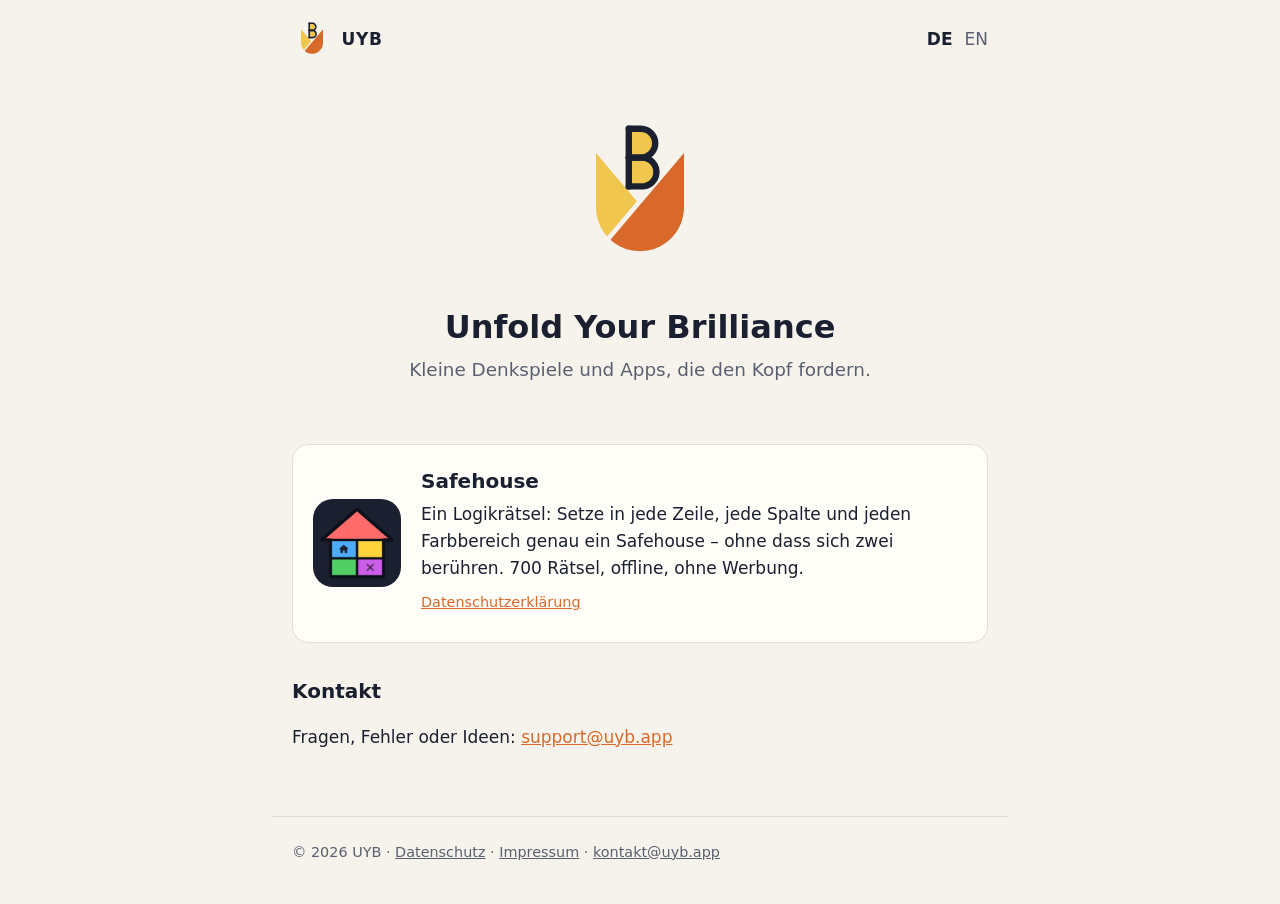
<file: index.html>
<!DOCTYPE html>
<html lang="de">
<head>
<meta charset="utf-8">
<meta name="viewport" content="width=device-width, initial-scale=1">
<title>UYB – Unfold Your Brilliance</title>
<meta name="description" content="UYB entwickelt kleine Denkspiele und Apps. Erste App: Safehouse, ein Logikrätsel.">
<link rel="icon" href="/assets/uyb.svg" type="image/svg+xml">
<link rel="alternate" hreflang="en" href="https://uyb.app/en/">
<link rel="stylesheet" href="/assets/style.css">
</head>
<body>
<header>
  <a class="home" href="/"><img src="/assets/uyb.svg" alt="">UYB</a>
  <nav class="lang"><a href="/" aria-current="page">DE</a><a href="/en/" lang="en">EN</a></nav>
</header>
<main>
  <section class="hero">
    <img src="/assets/uyb.svg" alt="UYB-Logo">
    <h1>Unfold Your Brilliance</h1>
    <p>Kleine Denkspiele und Apps, die den Kopf fordern.</p>
  </section>

  <section class="app">
    <img src="/assets/safehouse.png" alt="Safehouse-App-Symbol">
    <div>
      <h2>Safehouse</h2>
      <p>Ein Logikrätsel: Setze in jede Zeile, jede Spalte und jeden Farbbereich genau ein Safehouse – ohne dass sich zwei berühren. 700 Rätsel, offline, ohne Werbung.</p>
      <p class="small"><a href="/safehouse/datenschutz/">Datenschutzerklärung</a></p>
    </div>
  </section>

  <h2>Kontakt</h2>
  <p>Fragen, Fehler oder Ideen: <a href="mailto:support@uyb.app">support@uyb.app</a></p>
</main>
<footer>
  © 2026 UYB · <a href="/safehouse/datenschutz/">Datenschutz</a> · <a href="/impressum/">Impressum</a> · <a href="mailto:kontakt@uyb.app">kontakt@uyb.app</a>
</footer>
</body>
</html>
</file>
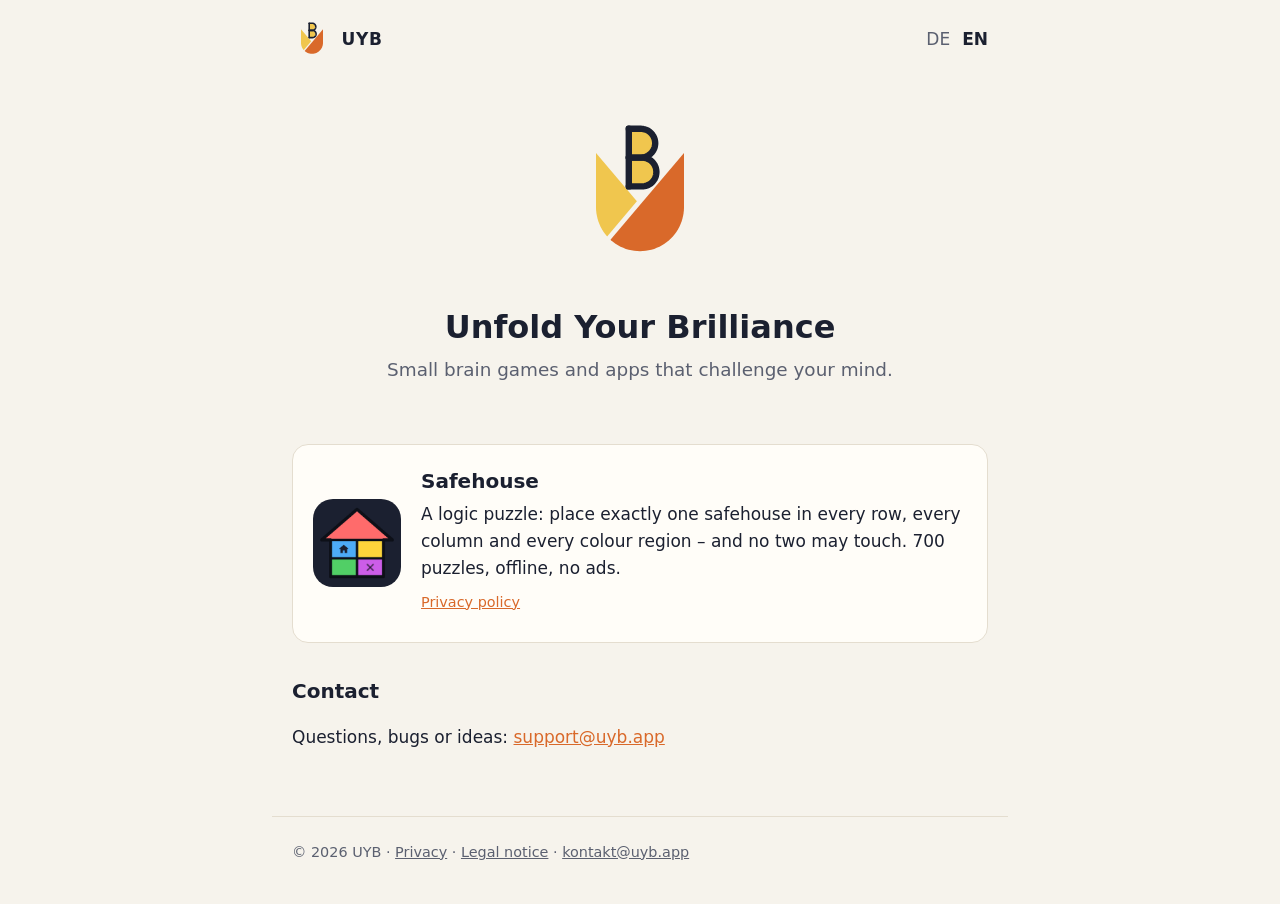
<file: en/index.html>
<!DOCTYPE html>
<html lang="en">
<head>
<meta charset="utf-8">
<meta name="viewport" content="width=device-width, initial-scale=1">
<title>UYB – Unfold Your Brilliance</title>
<meta name="description" content="UYB makes small brain games and apps. First app: Safehouse, a logic puzzle.">
<link rel="icon" href="/assets/uyb.svg" type="image/svg+xml">
<link rel="alternate" hreflang="de" href="https://uyb.app/">
<link rel="stylesheet" href="/assets/style.css">
</head>
<body>
<header>
  <a class="home" href="/en/"><img src="/assets/uyb.svg" alt="">UYB</a>
  <nav class="lang"><a href="/" lang="de">DE</a><a href="/en/" aria-current="page">EN</a></nav>
</header>
<main>
  <section class="hero">
    <img src="/assets/uyb.svg" alt="UYB logo">
    <h1>Unfold Your Brilliance</h1>
    <p>Small brain games and apps that challenge your mind.</p>
  </section>

  <section class="app">
    <img src="/assets/safehouse.png" alt="Safehouse app icon">
    <div>
      <h2>Safehouse</h2>
      <p>A logic puzzle: place exactly one safehouse in every row, every column and every colour region – and no two may touch. 700 puzzles, offline, no ads.</p>
      <p class="small"><a href="/safehouse/privacy/">Privacy policy</a></p>
    </div>
  </section>

  <h2>Contact</h2>
  <p>Questions, bugs or ideas: <a href="mailto:support@uyb.app">support@uyb.app</a></p>
</main>
<footer>
  © 2026 UYB · <a href="/safehouse/privacy/">Privacy</a> · <a href="/legal-notice/">Legal notice</a> · <a href="mailto:kontakt@uyb.app">kontakt@uyb.app</a>
</footer>
</body>
</html>
</file>
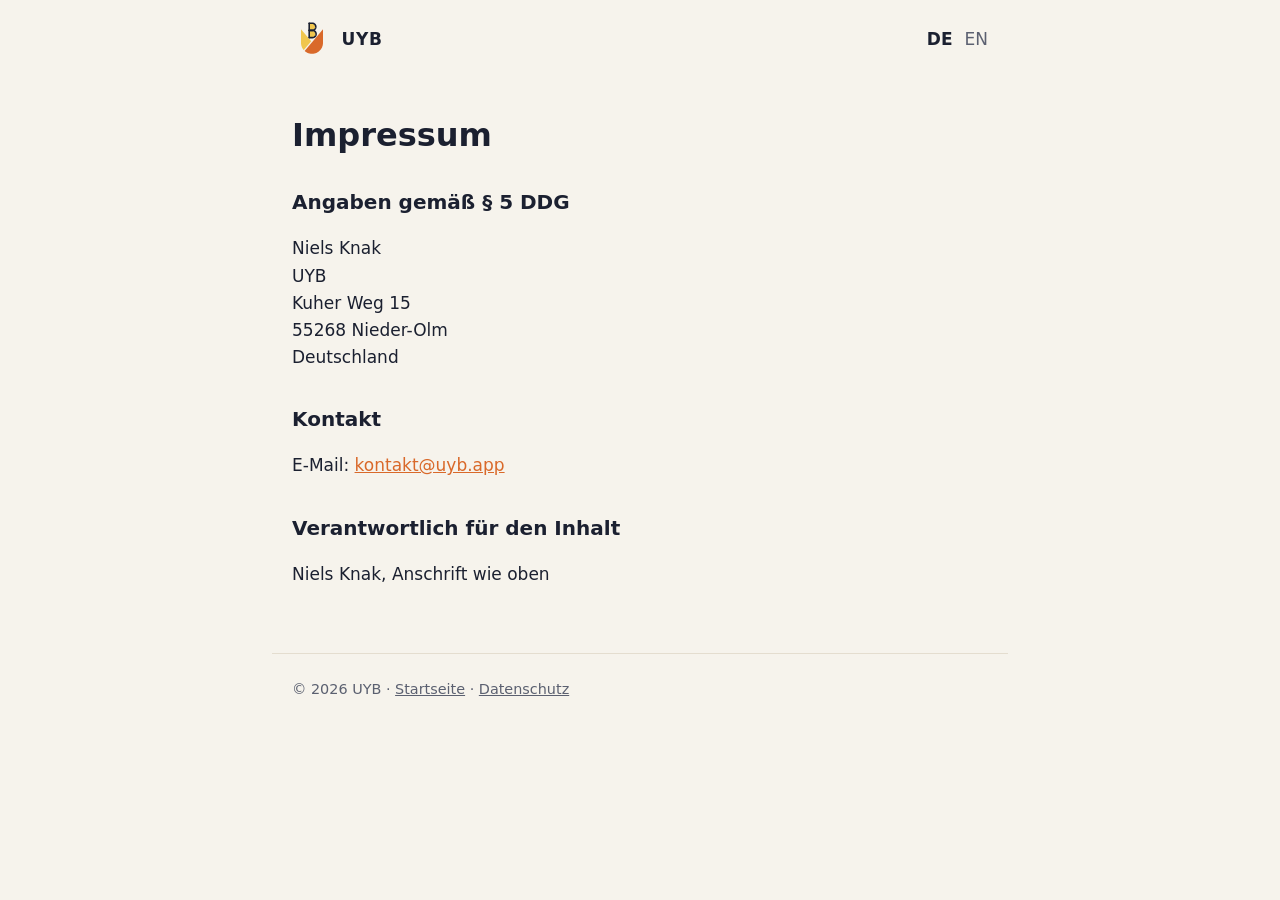
<file: impressum/index.html>
<!DOCTYPE html>
<html lang="de">
<head>
<meta charset="utf-8">
<meta name="viewport" content="width=device-width, initial-scale=1">
<title>Impressum – UYB</title>
<meta name="robots" content="noindex">
<link rel="icon" href="/assets/uyb.svg" type="image/svg+xml">
<link rel="alternate" hreflang="en" href="https://uyb.app/legal-notice/">
<link rel="stylesheet" href="/assets/style.css">
</head>
<body>
<header>
  <a class="home" href="/"><img src="/assets/uyb.svg" alt="">UYB</a>
  <nav class="lang"><a href="/impressum/" aria-current="page">DE</a><a href="/legal-notice/" lang="en">EN</a></nav>
</header>
<main>
<h1>Impressum</h1>
<h2>Angaben gemäß § 5 DDG</h2>
<p>Niels Knak<br>
UYB<br>
Kuher Weg 15<br>
55268 Nieder-Olm<br>
Deutschland</p>

<h2>Kontakt</h2>
<p>E-Mail: <a href="mailto:kontakt@uyb.app">kontakt@uyb.app</a></p>

<h2>Verantwortlich für den Inhalt</h2>
<p>Niels Knak, Anschrift wie oben</p>
</main>
<footer>
  © 2026 UYB · <a href="/">Startseite</a> · <a href="/safehouse/datenschutz/">Datenschutz</a>
</footer>
</body>
</html>
</file>
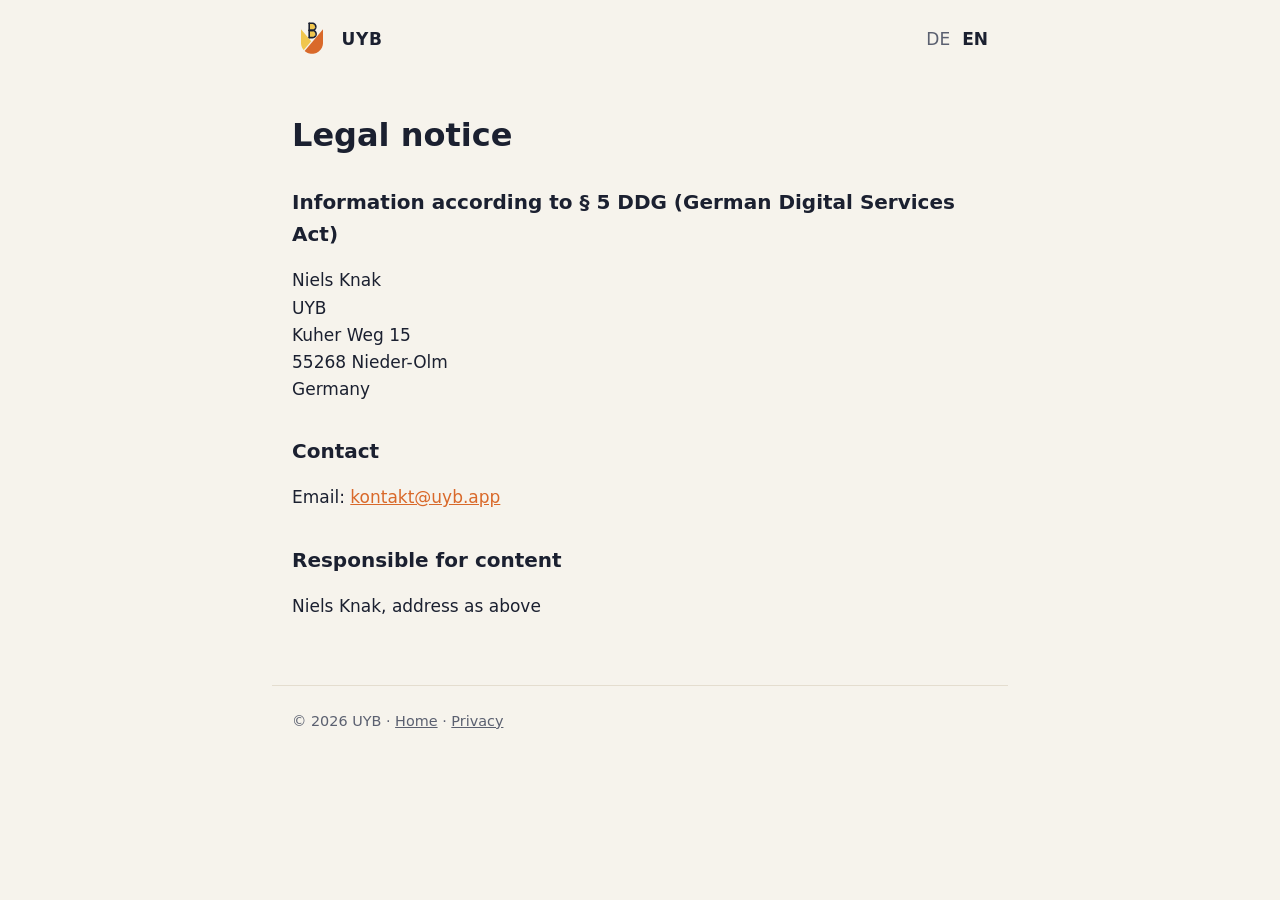
<file: legal-notice/index.html>
<!DOCTYPE html>
<html lang="en">
<head>
<meta charset="utf-8">
<meta name="viewport" content="width=device-width, initial-scale=1">
<title>Legal notice – UYB</title>
<meta name="robots" content="noindex">
<link rel="icon" href="/assets/uyb.svg" type="image/svg+xml">
<link rel="alternate" hreflang="de" href="https://uyb.app/impressum/">
<link rel="stylesheet" href="/assets/style.css">
</head>
<body>
<header>
  <a class="home" href="/en/"><img src="/assets/uyb.svg" alt="">UYB</a>
  <nav class="lang"><a href="/impressum/" lang="de">DE</a><a href="/legal-notice/" aria-current="page">EN</a></nav>
</header>
<main>
<h1>Legal notice</h1>
<h2>Information according to § 5 DDG (German Digital Services Act)</h2>
<p>Niels Knak<br>
UYB<br>
Kuher Weg 15<br>
55268 Nieder-Olm<br>
Germany</p>

<h2>Contact</h2>
<p>Email: <a href="mailto:kontakt@uyb.app">kontakt@uyb.app</a></p>

<h2>Responsible for content</h2>
<p>Niels Knak, address as above</p>
</main>
<footer>
  © 2026 UYB · <a href="/en/">Home</a> · <a href="/safehouse/privacy/">Privacy</a>
</footer>
</body>
</html>
</file>
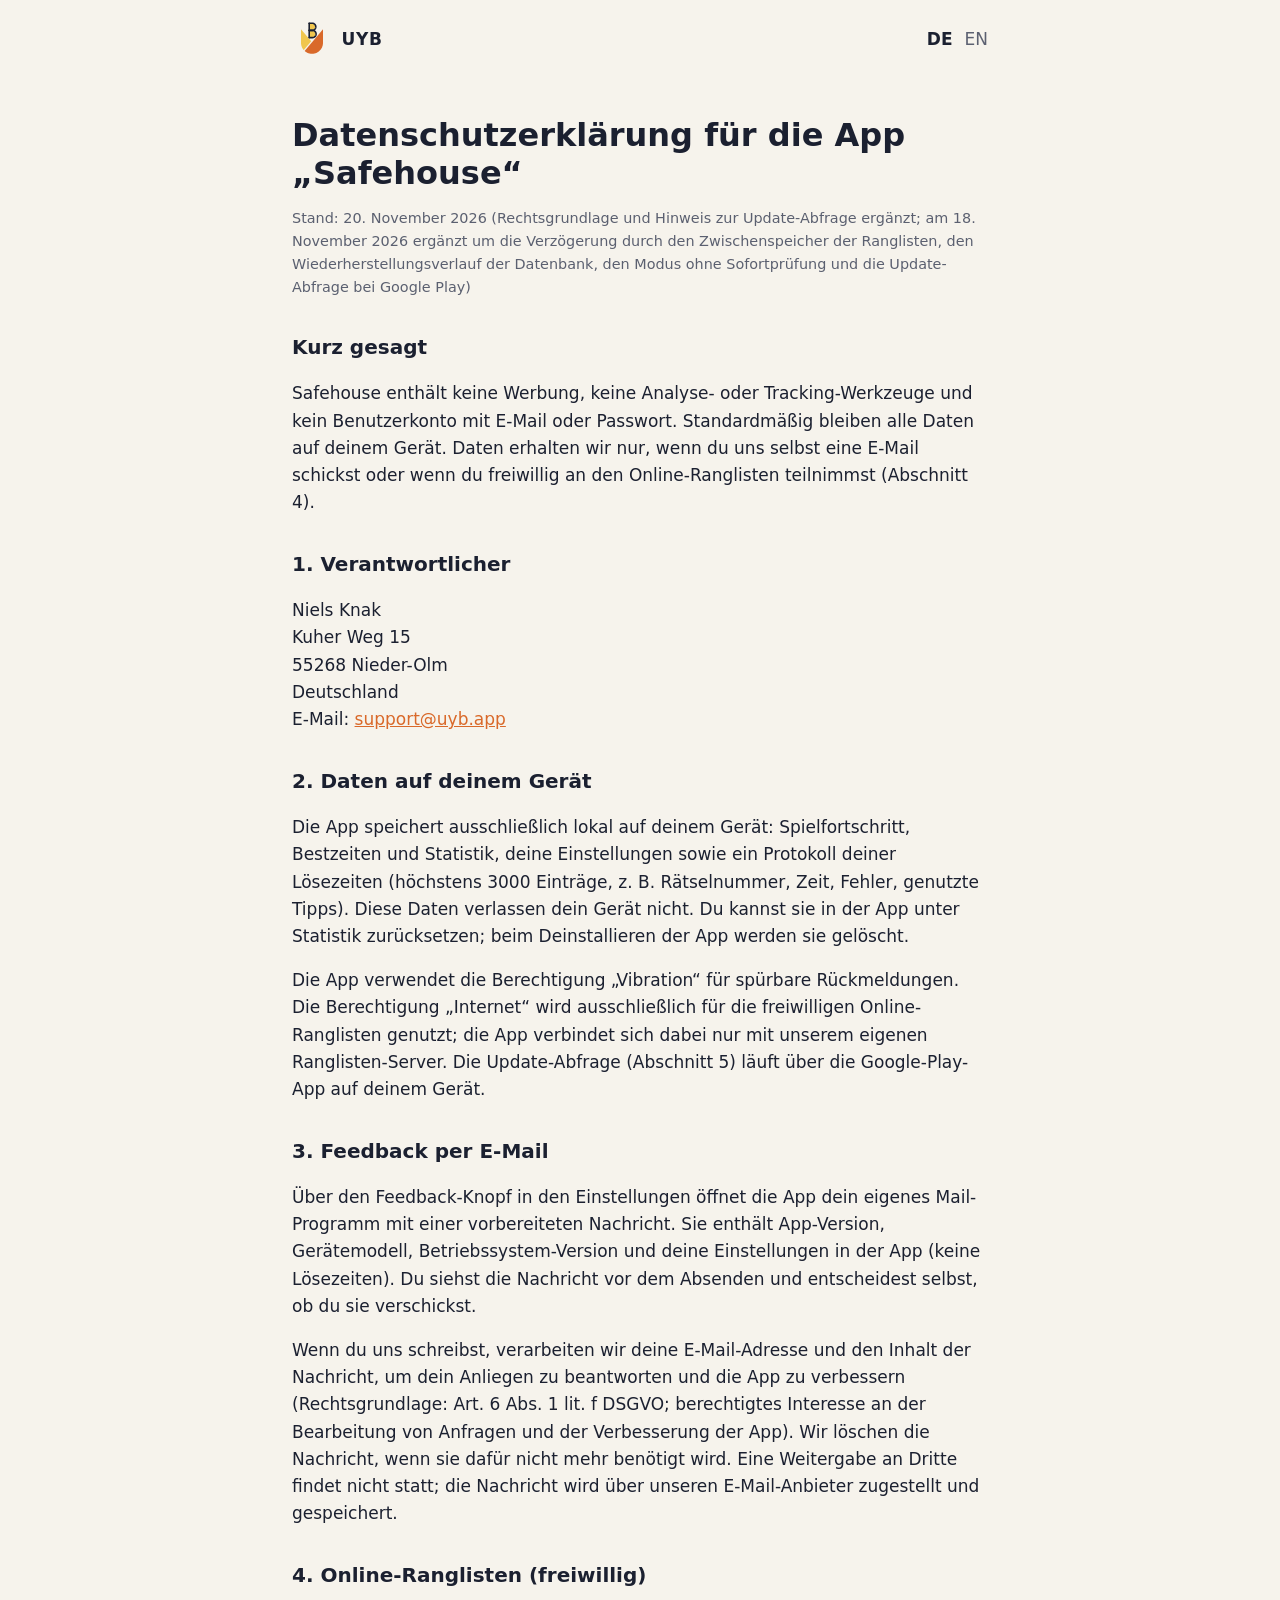
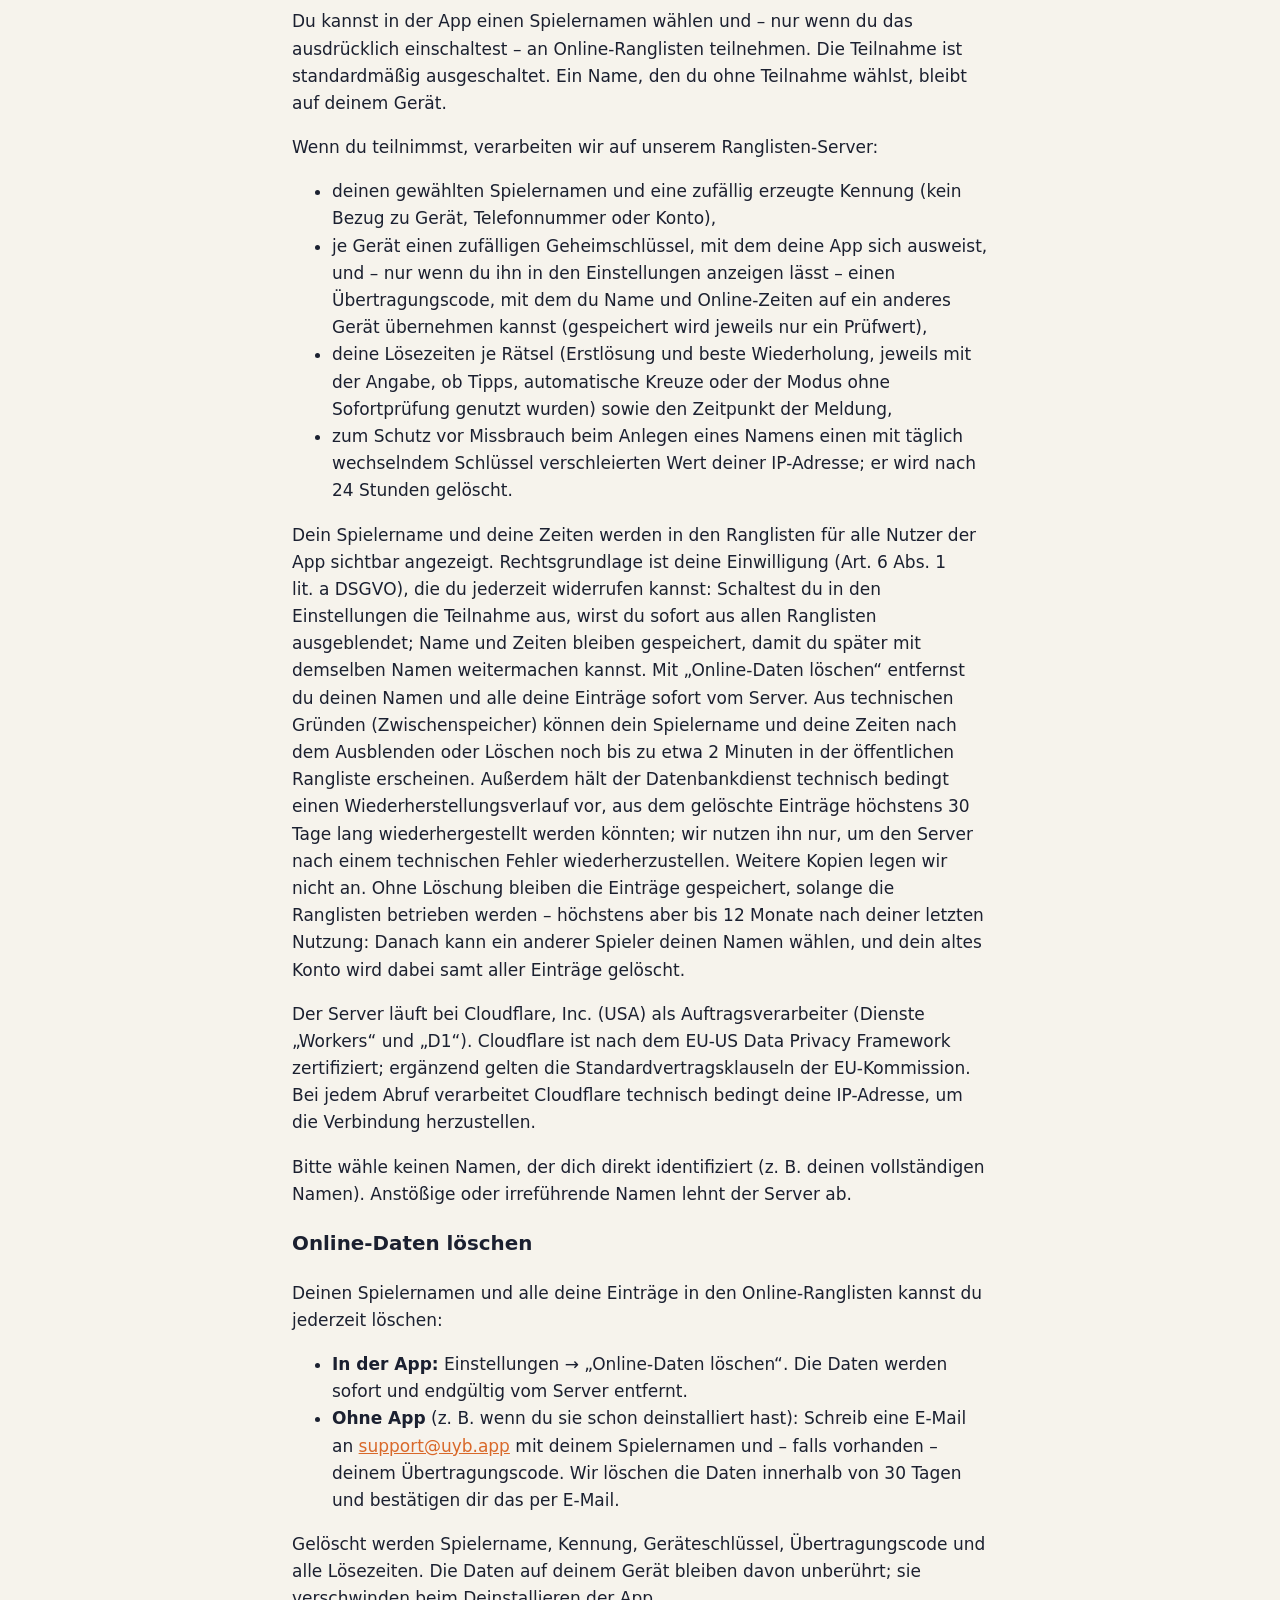
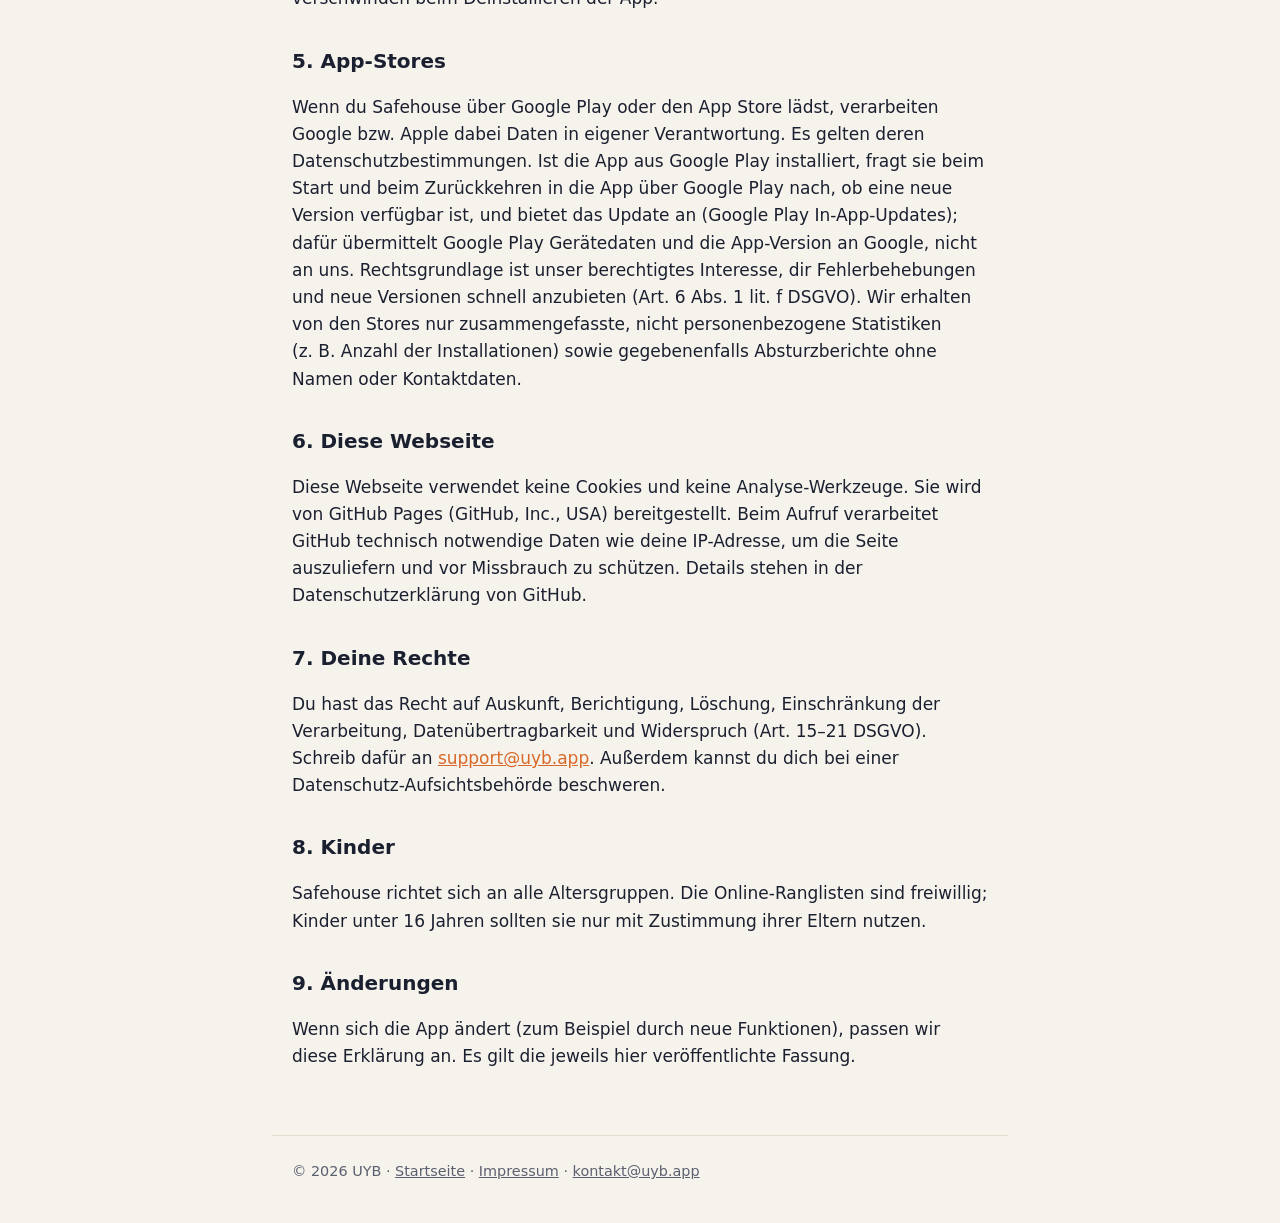
<file: safehouse/datenschutz/index.html>
<!DOCTYPE html>
<html lang="de">
<head>
<meta charset="utf-8">
<meta name="viewport" content="width=device-width, initial-scale=1">
<title>Datenschutzerklärung – Safehouse</title>
<link rel="icon" href="/assets/uyb.svg" type="image/svg+xml">
<link rel="alternate" hreflang="en" href="https://uyb.app/safehouse/privacy/">
<link rel="stylesheet" href="/assets/style.css">
</head>
<body>
<header>
  <a class="home" href="/"><img src="/assets/uyb.svg" alt="">UYB</a>
  <nav class="lang"><a href="/safehouse/datenschutz/" aria-current="page">DE</a><a href="/safehouse/privacy/" lang="en">EN</a></nav>
</header>
<main>
<h1>Datenschutzerklärung für die App „Safehouse“</h1>
<p class="small">Stand: 20. November 2026 (Rechtsgrundlage und Hinweis zur Update-Abfrage ergänzt; am 18. November 2026 ergänzt um die Verzögerung durch den Zwischenspeicher der Ranglisten, den Wiederherstellungsverlauf der Datenbank, den Modus ohne Sofortprüfung und die Update-Abfrage bei Google Play)</p>

<h2>Kurz gesagt</h2>
<p>Safehouse enthält keine Werbung, keine Analyse- oder Tracking-Werkzeuge und kein Benutzerkonto mit E-Mail oder Passwort. Standardmäßig bleiben alle Daten auf deinem Gerät. Daten erhalten wir nur, wenn du uns selbst eine E-Mail schickst oder wenn du freiwillig an den Online-Ranglisten teilnimmst (Abschnitt 4).</p>

<h2>1. Verantwortlicher</h2>
<p>Niels Knak<br>
Kuher Weg 15<br>
55268 Nieder-Olm<br>
Deutschland<br>
E-Mail: <a href="mailto:support@uyb.app">support@uyb.app</a></p>

<h2>2. Daten auf deinem Gerät</h2>
<p>Die App speichert ausschließlich lokal auf deinem Gerät: Spielfortschritt, Bestzeiten und Statistik, deine Einstellungen sowie ein Protokoll deiner Lösezeiten (höchstens 3000 Einträge, z.&nbsp;B. Rätselnummer, Zeit, Fehler, genutzte Tipps). Diese Daten verlassen dein Gerät nicht. Du kannst sie in der App unter Statistik zurücksetzen; beim Deinstallieren der App werden sie gelöscht.</p>
<p>Die App verwendet die Berechtigung „Vibration“ für spürbare Rückmeldungen. Die Berechtigung „Internet“ wird ausschließlich für die freiwilligen Online-Ranglisten genutzt; die App verbindet sich dabei nur mit unserem eigenen Ranglisten-Server. Die Update-Abfrage (Abschnitt 5) läuft über die Google-Play-App auf deinem Gerät.</p>

<h2>3. Feedback per E-Mail</h2>
<p>Über den Feedback-Knopf in den Einstellungen öffnet die App dein eigenes Mail-Programm mit einer vorbereiteten Nachricht. Sie enthält App-Version, Gerätemodell, Betriebssystem-Version und deine Einstellungen in der App (keine Lösezeiten). Du siehst die Nachricht vor dem Absenden und entscheidest selbst, ob du sie verschickst.</p>
<p>Wenn du uns schreibst, verarbeiten wir deine E-Mail-Adresse und den Inhalt der Nachricht, um dein Anliegen zu beantworten und die App zu verbessern (Rechtsgrundlage: Art.&nbsp;6 Abs.&nbsp;1 lit.&nbsp;f DSGVO; berechtigtes Interesse an der Bearbeitung von Anfragen und der Verbesserung der App). Wir löschen die Nachricht, wenn sie dafür nicht mehr benötigt wird. Eine Weitergabe an Dritte findet nicht statt; die Nachricht wird über unseren E-Mail-Anbieter zugestellt und gespeichert.</p>

<h2>4. Online-Ranglisten (freiwillig)</h2>
<p>Du kannst in der App einen Spielernamen wählen und – nur wenn du das ausdrücklich einschaltest – an Online-Ranglisten teilnehmen. Die Teilnahme ist standardmäßig ausgeschaltet. Ein Name, den du ohne Teilnahme wählst, bleibt auf deinem Gerät.</p>
<p>Wenn du teilnimmst, verarbeiten wir auf unserem Ranglisten-Server:</p>
<ul>
<li>deinen gewählten Spielernamen und eine zufällig erzeugte Kennung (kein Bezug zu Gerät, Telefonnummer oder Konto),</li>
<li>je Gerät einen zufälligen Geheimschlüssel, mit dem deine App sich ausweist, und – nur wenn du ihn in den Einstellungen anzeigen lässt – einen Übertragungscode, mit dem du Name und Online-Zeiten auf ein anderes Gerät übernehmen kannst (gespeichert wird jeweils nur ein Prüfwert),</li>
<li>deine Lösezeiten je Rätsel (Erstlösung und beste Wiederholung, jeweils mit der Angabe, ob Tipps, automatische Kreuze oder der Modus ohne Sofortprüfung genutzt wurden) sowie den Zeitpunkt der Meldung,</li>
<li>zum Schutz vor Missbrauch beim Anlegen eines Namens einen mit täglich wechselndem Schlüssel verschleierten Wert deiner IP-Adresse; er wird nach 24 Stunden gelöscht.</li>
</ul>
<p>Dein Spielername und deine Zeiten werden in den Ranglisten für alle Nutzer der App sichtbar angezeigt. Rechtsgrundlage ist deine Einwilligung (Art.&nbsp;6 Abs.&nbsp;1 lit.&nbsp;a DSGVO), die du jederzeit widerrufen kannst: Schaltest du in den Einstellungen die Teilnahme aus, wirst du sofort aus allen Ranglisten ausgeblendet; Name und Zeiten bleiben gespeichert, damit du später mit demselben Namen weitermachen kannst. Mit „Online-Daten löschen“ entfernst du deinen Namen und alle deine Einträge sofort vom Server. Aus technischen Gründen (Zwischenspeicher) können dein Spielername und deine Zeiten nach dem Ausblenden oder Löschen noch bis zu etwa 2 Minuten in der öffentlichen Rangliste erscheinen. Außerdem hält der Datenbankdienst technisch bedingt einen Wiederherstellungsverlauf vor, aus dem gelöschte Einträge höchstens 30 Tage lang wiederhergestellt werden könnten; wir nutzen ihn nur, um den Server nach einem technischen Fehler wiederherzustellen. Weitere Kopien legen wir nicht an. Ohne Löschung bleiben die Einträge gespeichert, solange die Ranglisten betrieben werden – höchstens aber bis 12 Monate nach deiner letzten Nutzung: Danach kann ein anderer Spieler deinen Namen wählen, und dein altes Konto wird dabei samt aller Einträge gelöscht.</p>
<p>Der Server läuft bei Cloudflare, Inc. (USA) als Auftragsverarbeiter (Dienste „Workers“ und „D1“). Cloudflare ist nach dem EU-US Data Privacy Framework zertifiziert; ergänzend gelten die Standardvertragsklauseln der EU-Kommission. Bei jedem Abruf verarbeitet Cloudflare technisch bedingt deine IP-Adresse, um die Verbindung herzustellen.</p>
<p>Bitte wähle keinen Namen, der dich direkt identifiziert (z.&nbsp;B. deinen vollständigen Namen). Anstößige oder irreführende Namen lehnt der Server ab.</p>

<h3 id="loeschen">Online-Daten löschen</h3>
<p>Deinen Spielernamen und alle deine Einträge in den Online-Ranglisten kannst du jederzeit löschen:</p>
<ul>
<li><strong>In der App:</strong> Einstellungen → „Online-Daten löschen“. Die Daten werden sofort und endgültig vom Server entfernt.</li>
<li><strong>Ohne App</strong> (z.&nbsp;B. wenn du sie schon deinstalliert hast): Schreib eine E-Mail an <a href="mailto:support@uyb.app?subject=Safehouse%20Online-Daten%20l%C3%B6schen">support@uyb.app</a> mit deinem Spielernamen und – falls vorhanden – deinem Übertragungscode. Wir löschen die Daten innerhalb von 30 Tagen und bestätigen dir das per E-Mail.</li>
</ul>
<p>Gelöscht werden Spielername, Kennung, Geräteschlüssel, Übertragungscode und alle Lösezeiten. Die Daten auf deinem Gerät bleiben davon unberührt; sie verschwinden beim Deinstallieren der App.</p>
<h2>5. App-Stores</h2>
<p>Wenn du Safehouse über Google Play oder den App Store lädst, verarbeiten Google bzw. Apple dabei Daten in eigener Verantwortung. Es gelten deren Datenschutzbestimmungen. Ist die App aus Google Play installiert, fragt sie beim Start und beim Zurückkehren in die App über Google Play nach, ob eine neue Version verfügbar ist, und bietet das Update an (Google Play In-App-Updates); dafür übermittelt Google Play Gerätedaten und die App-Version an Google, nicht an uns. Rechtsgrundlage ist unser berechtigtes Interesse, dir Fehlerbehebungen und neue Versionen schnell anzubieten (Art.&nbsp;6 Abs.&nbsp;1 lit.&nbsp;f DSGVO). Wir erhalten von den Stores nur zusammengefasste, nicht personenbezogene Statistiken (z.&nbsp;B. Anzahl der Installationen) sowie gegebenenfalls Absturzberichte ohne Namen oder Kontaktdaten.</p>

<h2>6. Diese Webseite</h2>
<p>Diese Webseite verwendet keine Cookies und keine Analyse-Werkzeuge. Sie wird von GitHub Pages (GitHub, Inc., USA) bereitgestellt. Beim Aufruf verarbeitet GitHub technisch notwendige Daten wie deine IP-Adresse, um die Seite auszuliefern und vor Missbrauch zu schützen. Details stehen in der Datenschutzerklärung von GitHub.</p>

<h2>7. Deine Rechte</h2>
<p>Du hast das Recht auf Auskunft, Berichtigung, Löschung, Einschränkung der Verarbeitung, Datenübertragbarkeit und Widerspruch (Art.&nbsp;15–21 DSGVO). Schreib dafür an <a href="mailto:support@uyb.app">support@uyb.app</a>. Außerdem kannst du dich bei einer Datenschutz-Aufsichtsbehörde beschweren.</p>

<h2>8. Kinder</h2>
<p>Safehouse richtet sich an alle Altersgruppen. Die Online-Ranglisten sind freiwillig; Kinder unter 16 Jahren sollten sie nur mit Zustimmung ihrer Eltern nutzen.</p>

<h2>9. Änderungen</h2>
<p>Wenn sich die App ändert (zum Beispiel durch neue Funktionen), passen wir diese Erklärung an. Es gilt die jeweils hier veröffentlichte Fassung.</p>
</main>
<footer>
  © 2026 UYB · <a href="/">Startseite</a> · <a href="/impressum/">Impressum</a> · <a href="mailto:kontakt@uyb.app">kontakt@uyb.app</a>
</footer>
</body>
</html>
</file>
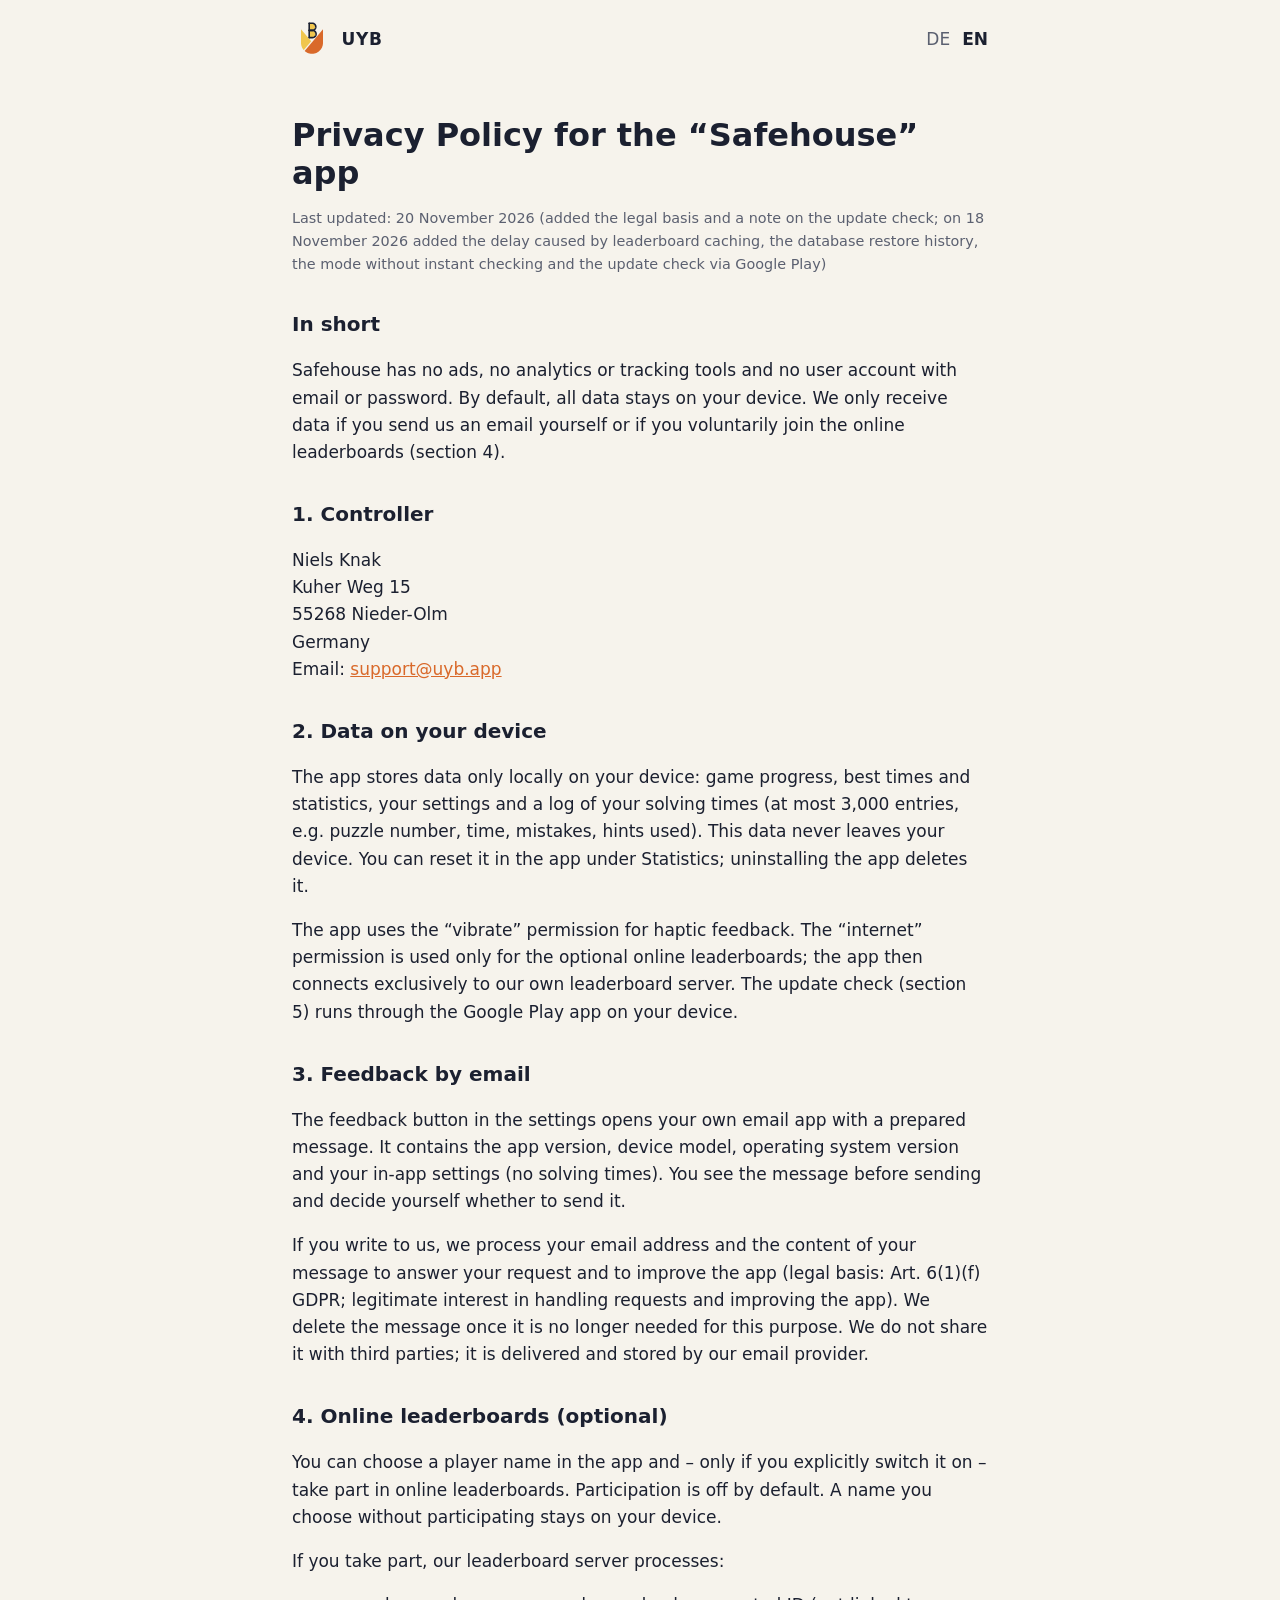
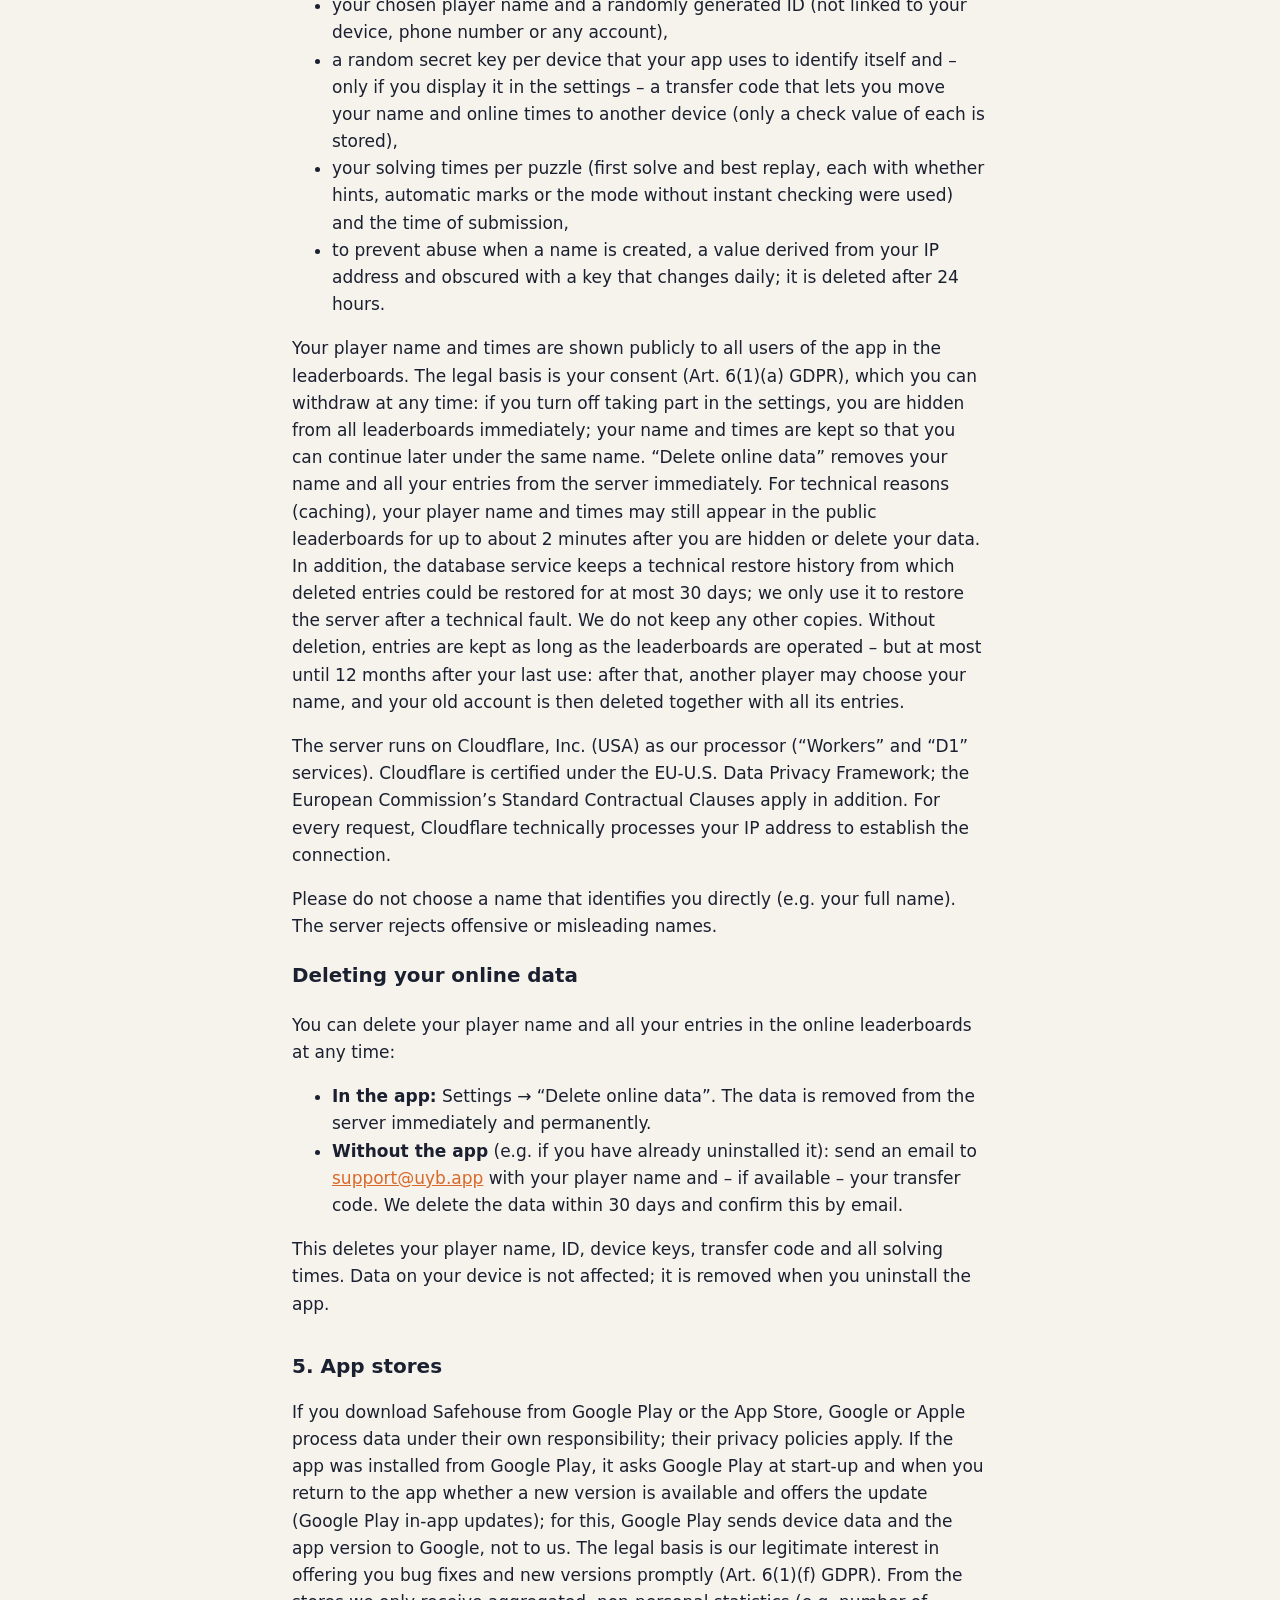
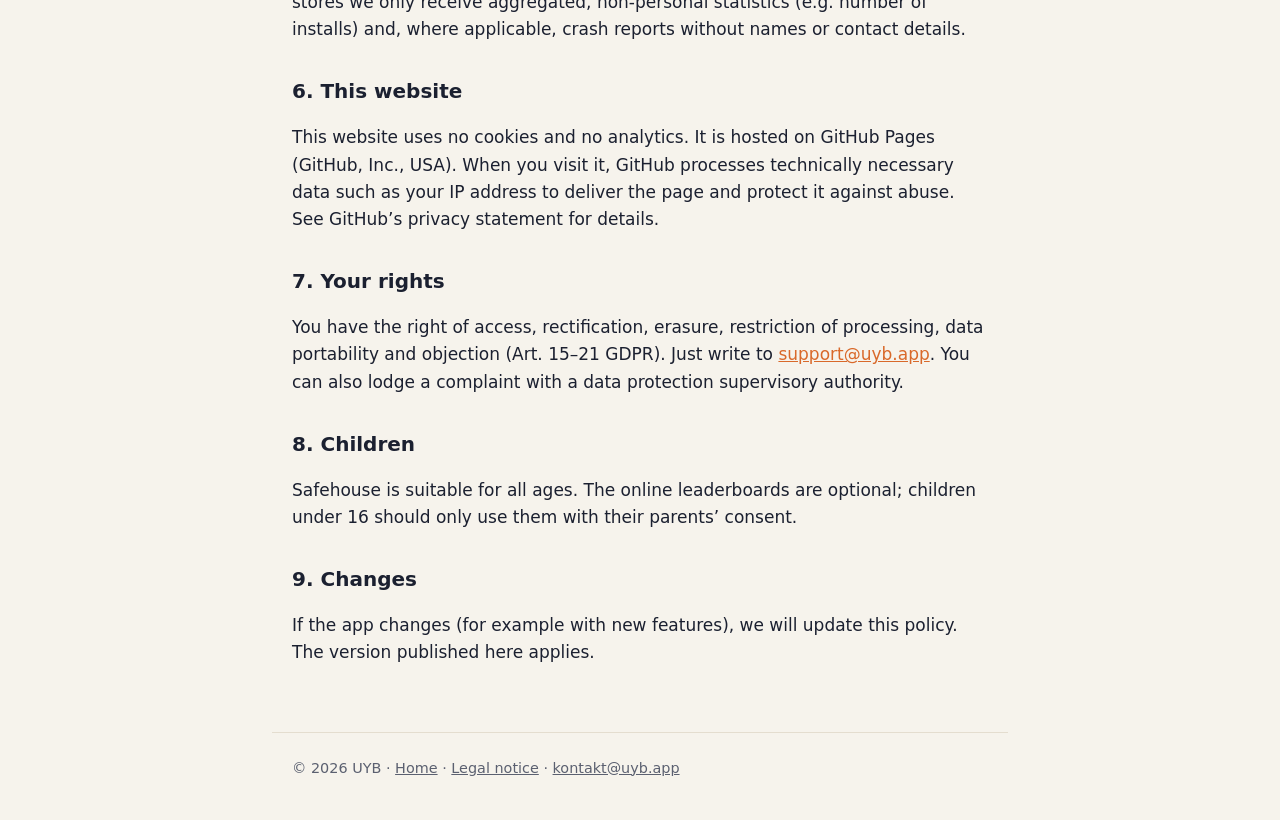
<file: safehouse/privacy/index.html>
<!DOCTYPE html>
<html lang="en">
<head>
<meta charset="utf-8">
<meta name="viewport" content="width=device-width, initial-scale=1">
<title>Privacy Policy – Safehouse</title>
<link rel="icon" href="/assets/uyb.svg" type="image/svg+xml">
<link rel="alternate" hreflang="de" href="https://uyb.app/safehouse/datenschutz/">
<link rel="stylesheet" href="/assets/style.css">
</head>
<body>
<header>
  <a class="home" href="/en/"><img src="/assets/uyb.svg" alt="">UYB</a>
  <nav class="lang"><a href="/safehouse/datenschutz/" lang="de">DE</a><a href="/safehouse/privacy/" aria-current="page">EN</a></nav>
</header>
<main>
<h1>Privacy Policy for the “Safehouse” app</h1>
<p class="small">Last updated: 20 November 2026 (added the legal basis and a note on the update check; on 18 November 2026 added the delay caused by leaderboard caching, the database restore history, the mode without instant checking and the update check via Google Play)</p>

<h2>In short</h2>
<p>Safehouse has no ads, no analytics or tracking tools and no user account with email or password. By default, all data stays on your device. We only receive data if you send us an email yourself or if you voluntarily join the online leaderboards (section 4).</p>

<h2>1. Controller</h2>
<p>Niels Knak<br>
Kuher Weg 15<br>
55268 Nieder-Olm<br>
Germany<br>
Email: <a href="mailto:support@uyb.app">support@uyb.app</a></p>

<h2>2. Data on your device</h2>
<p>The app stores data only locally on your device: game progress, best times and statistics, your settings and a log of your solving times (at most 3,000 entries, e.g. puzzle number, time, mistakes, hints used). This data never leaves your device. You can reset it in the app under Statistics; uninstalling the app deletes it.</p>
<p>The app uses the “vibrate” permission for haptic feedback. The “internet” permission is used only for the optional online leaderboards; the app then connects exclusively to our own leaderboard server. The update check (section 5) runs through the Google Play app on your device.</p>

<h2>3. Feedback by email</h2>
<p>The feedback button in the settings opens your own email app with a prepared message. It contains the app version, device model, operating system version and your in-app settings (no solving times). You see the message before sending and decide yourself whether to send it.</p>
<p>If you write to us, we process your email address and the content of your message to answer your request and to improve the app (legal basis: Art. 6(1)(f) GDPR; legitimate interest in handling requests and improving the app). We delete the message once it is no longer needed for this purpose. We do not share it with third parties; it is delivered and stored by our email provider.</p>

<h2>4. Online leaderboards (optional)</h2>
<p>You can choose a player name in the app and – only if you explicitly switch it on – take part in online leaderboards. Participation is off by default. A name you choose without participating stays on your device.</p>
<p>If you take part, our leaderboard server processes:</p>
<ul>
<li>your chosen player name and a randomly generated ID (not linked to your device, phone number or any account),</li>
<li>a random secret key per device that your app uses to identify itself and – only if you display it in the settings – a transfer code that lets you move your name and online times to another device (only a check value of each is stored),</li>
<li>your solving times per puzzle (first solve and best replay, each with whether hints, automatic marks or the mode without instant checking were used) and the time of submission,</li>
<li>to prevent abuse when a name is created, a value derived from your IP address and obscured with a key that changes daily; it is deleted after 24 hours.</li>
</ul>
<p>Your player name and times are shown publicly to all users of the app in the leaderboards. The legal basis is your consent (Art. 6(1)(a) GDPR), which you can withdraw at any time: if you turn off taking part in the settings, you are hidden from all leaderboards immediately; your name and times are kept so that you can continue later under the same name. “Delete online data” removes your name and all your entries from the server immediately. For technical reasons (caching), your player name and times may still appear in the public leaderboards for up to about 2 minutes after you are hidden or delete your data. In addition, the database service keeps a technical restore history from which deleted entries could be restored for at most 30 days; we only use it to restore the server after a technical fault. We do not keep any other copies. Without deletion, entries are kept as long as the leaderboards are operated – but at most until 12 months after your last use: after that, another player may choose your name, and your old account is then deleted together with all its entries.</p>
<p>The server runs on Cloudflare, Inc. (USA) as our processor (“Workers” and “D1” services). Cloudflare is certified under the EU-U.S. Data Privacy Framework; the European Commission’s Standard Contractual Clauses apply in addition. For every request, Cloudflare technically processes your IP address to establish the connection.</p>
<p>Please do not choose a name that identifies you directly (e.g. your full name). The server rejects offensive or misleading names.</p>

<h3 id="delete">Deleting your online data</h3>
<p>You can delete your player name and all your entries in the online leaderboards at any time:</p>
<ul>
<li><strong>In the app:</strong> Settings → “Delete online data”. The data is removed from the server immediately and permanently.</li>
<li><strong>Without the app</strong> (e.g. if you have already uninstalled it): send an email to <a href="mailto:support@uyb.app?subject=Safehouse%20delete%20online%20data">support@uyb.app</a> with your player name and – if available – your transfer code. We delete the data within 30 days and confirm this by email.</li>
</ul>
<p>This deletes your player name, ID, device keys, transfer code and all solving times. Data on your device is not affected; it is removed when you uninstall the app.</p>
<h2>5. App stores</h2>
<p>If you download Safehouse from Google Play or the App Store, Google or Apple process data under their own responsibility; their privacy policies apply. If the app was installed from Google Play, it asks Google Play at start-up and when you return to the app whether a new version is available and offers the update (Google Play in-app updates); for this, Google Play sends device data and the app version to Google, not to us. The legal basis is our legitimate interest in offering you bug fixes and new versions promptly (Art.&nbsp;6(1)(f) GDPR). From the stores we only receive aggregated, non-personal statistics (e.g. number of installs) and, where applicable, crash reports without names or contact details.</p>

<h2>6. This website</h2>
<p>This website uses no cookies and no analytics. It is hosted on GitHub Pages (GitHub, Inc., USA). When you visit it, GitHub processes technically necessary data such as your IP address to deliver the page and protect it against abuse. See GitHub’s privacy statement for details.</p>

<h2>7. Your rights</h2>
<p>You have the right of access, rectification, erasure, restriction of processing, data portability and objection (Art. 15–21 GDPR). Just write to <a href="mailto:support@uyb.app">support@uyb.app</a>. You can also lodge a complaint with a data protection supervisory authority.</p>

<h2>8. Children</h2>
<p>Safehouse is suitable for all ages. The online leaderboards are optional; children under 16 should only use them with their parents’ consent.</p>

<h2>9. Changes</h2>
<p>If the app changes (for example with new features), we will update this policy. The version published here applies.</p>
</main>
<footer>
  © 2026 UYB · <a href="/en/">Home</a> · <a href="/legal-notice/">Legal notice</a> · <a href="mailto:kontakt@uyb.app">kontakt@uyb.app</a>
</footer>
</body>
</html>
</file>
<file: assets/style.css>
:root{--bg:#f6f3ec;--fg:#1b2030;--muted:#5b6070;--accent:#d9692a;--card:#fffdf8;--line:#e4ddcf}
@media (prefers-color-scheme:dark){:root{--bg:#161a24;--fg:#f6f3ec;--muted:#a9adb8;--card:#1f2430;--line:#2d3342}}
*{box-sizing:border-box}
html{-webkit-text-size-adjust:100%}
body{margin:0;background:var(--bg);color:var(--fg);font:17px/1.6 system-ui,-apple-system,"Segoe UI",Roboto,sans-serif}
main{max-width:46rem;margin:0 auto;padding:2rem 1.25rem 3rem}
header{display:flex;align-items:center;justify-content:space-between;gap:1rem;max-width:46rem;margin:0 auto;padding:1.25rem 1.25rem 0}
header a.home{display:flex;align-items:center;gap:.6rem;color:inherit;text-decoration:none;font-weight:700;letter-spacing:.04em}
header img{width:40px;height:40px}
nav.lang a{color:var(--muted);text-decoration:none;margin-left:.75rem}
nav.lang a[aria-current]{color:var(--fg);font-weight:600}
h1{font-size:2rem;line-height:1.2;margin:1.5rem 0 .5rem}
h2{font-size:1.25rem;margin:2rem 0 .5rem}
a{color:var(--accent)}
.hero{text-align:center;padding:1.5rem 0}
.hero img{width:160px;height:160px}
.hero p{color:var(--muted);font-size:1.15rem;margin:.25rem 0}
.app{display:flex;gap:1.25rem;align-items:center;background:var(--card);border:1px solid var(--line);border-radius:16px;padding:1.25rem;margin-top:2rem}
.app img{width:88px;height:88px;border-radius:20px;flex:none}
.app h2{margin:0 0 .25rem}
.app p{margin:0 0 .5rem}
.small{color:var(--muted);font-size:.9rem}
.todo{background:#fff3c4;color:#5a4300;border-radius:6px;padding:.1rem .35rem}
footer{max-width:46rem;margin:0 auto;padding:1.5rem 1.25rem 2.5rem;color:var(--muted);font-size:.9rem;border-top:1px solid var(--line)}
footer a{color:var(--muted)}
@media (prefers-color-scheme:dark){.hero img,header img{background:#f6f3ec;border-radius:22%;padding:6%}}
</file>
